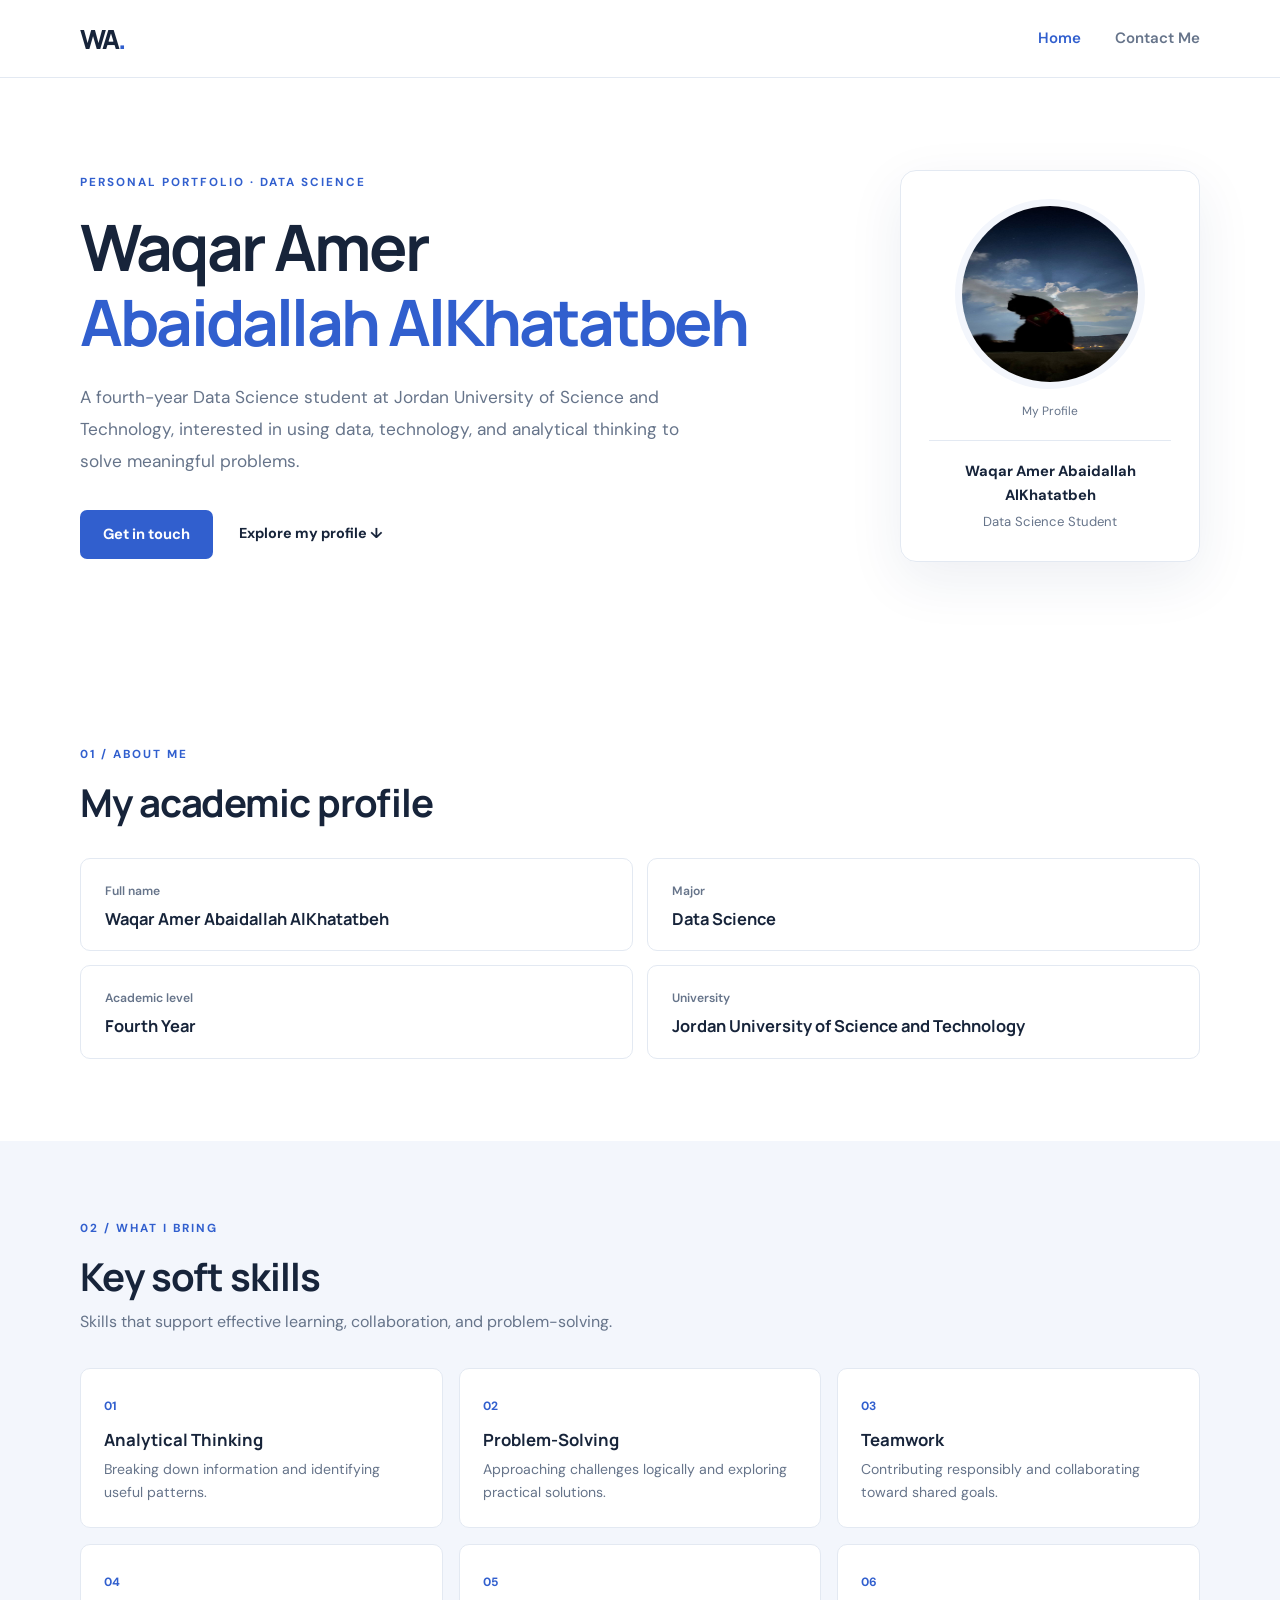
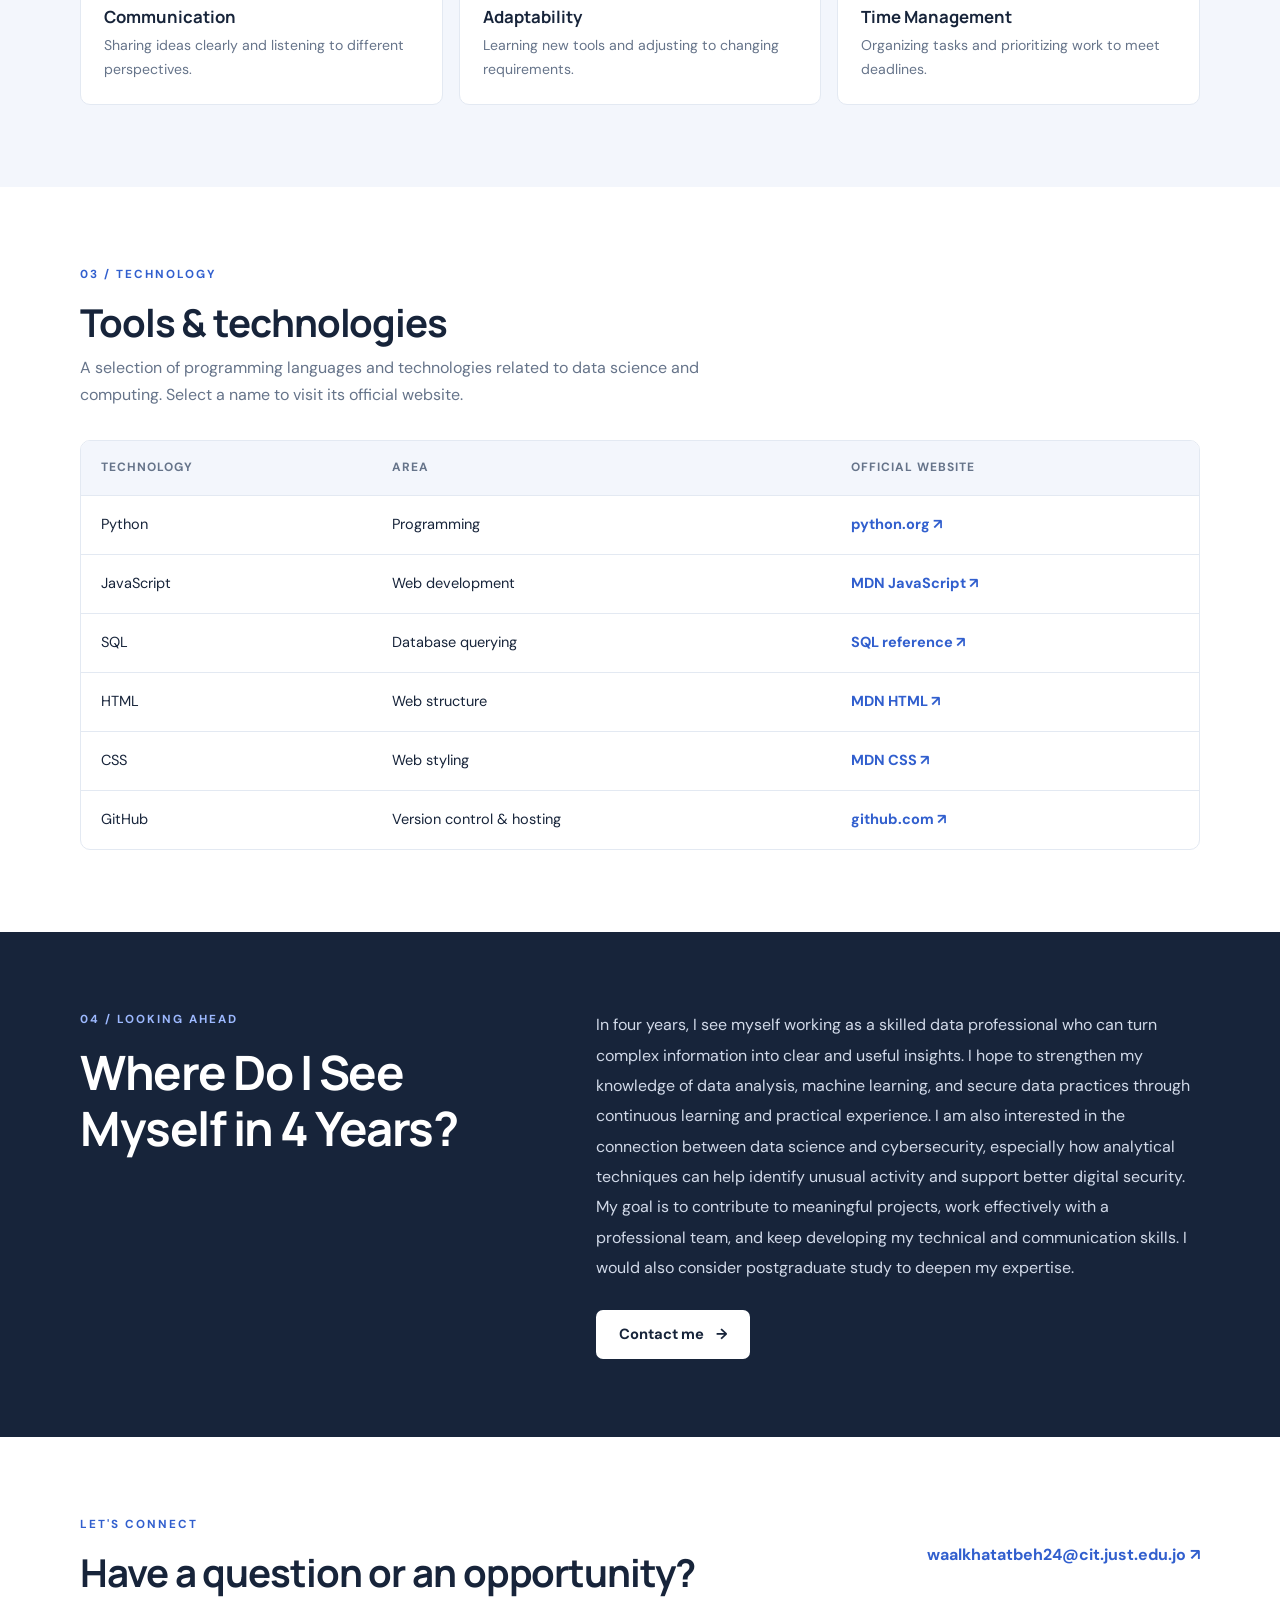
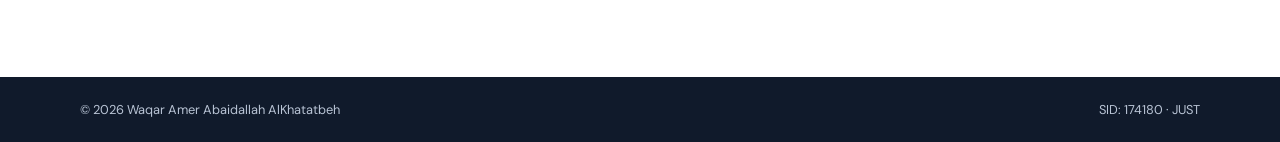
<file: index.html>
<!DOCTYPE html>
<html lang="en">
<head>
  <meta charset="UTF-8">
  <meta name="viewport" content="width=device-width, initial-scale=1.0">
  <meta name="description" content="Personal portfolio of Waqar Amer Abaidallah AlKhatatbeh, a Data Science student at Jordan University of Science and Technology.">
  <title>174180 | Waqar Amer Abaidallah AlKhatatbeh</title>
  <link rel="stylesheet" href="style.css">
</head>
<body>
  <header class="site-header">
    <nav class="nav container" aria-label="Main navigation">
      <a class="brand" href="index.html">WA<span>.</span></a>
      <div class="nav-links">
        <a class="active" href="index.html">Home</a>
        <a href="contact.html">Contact Me</a>
      </div>
    </nav>
  </header>

  <main>
    <section class="hero container">
      <div class="hero-copy">
        <p class="eyebrow">PERSONAL PORTFOLIO · DATA SCIENCE</p>
        <h1>Waqar Amer<br><span>Abaidallah AlKhatatbeh</span></h1>
        <p class="intro">A fourth-year Data Science student at Jordan University of Science and Technology, interested in using data, technology, and analytical thinking to solve meaningful problems.</p>
        <div class="hero-actions">
          <a class="button button-primary" href="contact.html">Get in touch</a>
          <a class="text-link" href="#about">Explore my profile <span aria-hidden="true">↓</span></a>
        </div>
      </div>
      <div class="profile-card">
       <img class="avatar avatar-photo"
     src="profile-cat.jpeg"
     alt="Profile photo">
        <p class="photo-note">My Profile</p>
        <div class="profile-line"></div>
        <p class="profile-name">Waqar Amer Abaidallah AlKhatatbeh</p>
        <p class="profile-role">Data Science Student</p>
      </div>
    </section>

    <section class="section container" id="about">
      <div class="section-heading">
        <p class="eyebrow">01 / ABOUT ME</p>
        <h2>My academic profile</h2>
      </div>
      <div class="info-grid">
        <article class="info-card"><span class="info-label">Full name</span><h3>Waqar Amer Abaidallah AlKhatatbeh</h3></article>
        <article class="info-card"><span class="info-label">Major</span><h3>Data Science</h3></article>
        <article class="info-card"><span class="info-label">Academic level</span><h3>Fourth Year</h3></article>
        <article class="info-card"><span class="info-label">University</span><h3>Jordan University of Science and Technology</h3></article>
      </div>
    </section>

    <section class="section section-muted">
      <div class="container">
        <div class="section-heading">
          <p class="eyebrow">02 / WHAT I BRING</p>
          <h2>Key soft skills</h2>
          <p class="section-description">Skills that support effective learning, collaboration, and problem-solving.</p>
        </div>
        <div class="skills-grid">
          <div class="skill"><span>01</span><h3>Analytical Thinking</h3><p>Breaking down information and identifying useful patterns.</p></div>
          <div class="skill"><span>02</span><h3>Problem-Solving</h3><p>Approaching challenges logically and exploring practical solutions.</p></div>
          <div class="skill"><span>03</span><h3>Teamwork</h3><p>Contributing responsibly and collaborating toward shared goals.</p></div>
          <div class="skill"><span>04</span><h3>Communication</h3><p>Sharing ideas clearly and listening to different perspectives.</p></div>
          <div class="skill"><span>05</span><h3>Adaptability</h3><p>Learning new tools and adjusting to changing requirements.</p></div>
          <div class="skill"><span>06</span><h3>Time Management</h3><p>Organizing tasks and prioritizing work to meet deadlines.</p></div>
        </div>
      </div>
    </section>

    <section class="section container">
      <div class="section-heading">
        <p class="eyebrow">03 / TECHNOLOGY</p>
        <h2>Tools & technologies</h2>
        <p class="section-description">A selection of programming languages and technologies related to data science and computing. Select a name to visit its official website.</p>
      </div>
      <div class="table-wrap">
        <table>
          <thead><tr><th>Technology</th><th>Area</th><th>Official website</th></tr></thead>
          <tbody>
            <tr><td>Python</td><td>Programming</td><td><a href="https://www.python.org/" target="_blank" rel="noopener noreferrer">python.org ↗</a></td></tr>
            <tr><td>JavaScript</td><td>Web development</td><td><a href="https://developer.mozilla.org/en-US/docs/Web/JavaScript" target="_blank" rel="noopener noreferrer">MDN JavaScript ↗</a></td></tr>
            <tr><td>SQL</td><td>Database querying</td><td><a href="https://www.w3schools.com/sql/" target="_blank" rel="noopener noreferrer">SQL reference ↗</a></td></tr>
            <tr><td>HTML</td><td>Web structure</td><td><a href="https://developer.mozilla.org/en-US/docs/Web/HTML" target="_blank" rel="noopener noreferrer">MDN HTML ↗</a></td></tr>
            <tr><td>CSS</td><td>Web styling</td><td><a href="https://developer.mozilla.org/en-US/docs/Web/CSS" target="_blank" rel="noopener noreferrer">MDN CSS ↗</a></td></tr>
            <tr><td>GitHub</td><td>Version control & hosting</td><td><a href="https://github.com/" target="_blank" rel="noopener noreferrer">github.com ↗</a></td></tr>
          </tbody>
        </table>
      </div>
    </section>

    <section class="future-section">
      <div class="container future-inner">
        <div>
          <p class="eyebrow">04 / LOOKING AHEAD</p>
          <h2>Where Do I See Myself in 4 Years?</h2>
        </div>
        <div class="future-copy">
          <p>In four years, I see myself working as a skilled data professional who can turn complex information into clear and useful insights. I hope to strengthen my knowledge of data analysis, machine learning, and secure data practices through continuous learning and practical experience. I am also interested in the connection between data science and cybersecurity, especially how analytical techniques can help identify unusual activity and support better digital security. My goal is to contribute to meaningful projects, work effectively with a professional team, and keep developing my technical and communication skills. I would also consider postgraduate study to deepen my expertise.</p>
          <a class="button button-light" href="contact.html">Contact me <span aria-hidden="true">→</span></a>
        </div>
      </div>
    </section>

    <section class="section container contact-strip">
      <div><p class="eyebrow">LET'S CONNECT</p><h2>Have a question or an opportunity?</h2></div>
      <a class="email-link" href="mailto:waalkhatatbeh24@cit.just.edu.jo">waalkhatatbeh24@cit.just.edu.jo ↗</a>
    </section>
  </main>

  <footer class="footer">
    <div class="container footer-inner"><span>© 2026 Waqar Amer Abaidallah AlKhatatbeh</span><span>SID: 174180 · JUST</span></div>
  </footer>
</body>
</html>
</file>
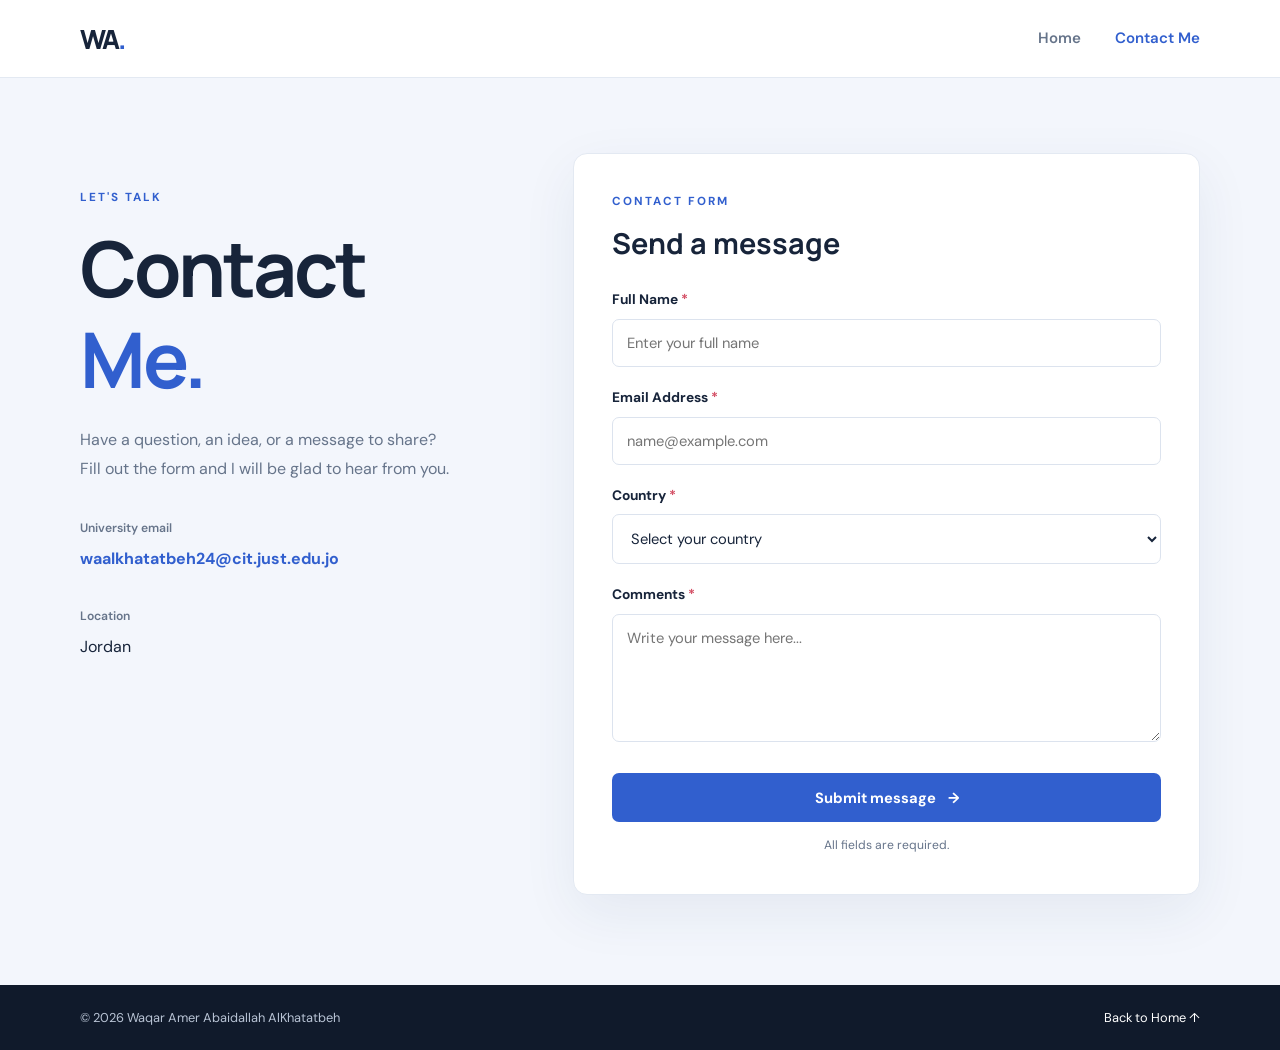
<file: contact.html>
<!DOCTYPE html>
<html lang="en">
<head>
  <meta charset="UTF-8">
  <meta name="viewport" content="width=device-width, initial-scale=1.0">
  <title>Contact Me | 174180 | Waqar Amer Abaidallah AlKhatatbeh</title>
  <link rel="stylesheet" href="style.css">
  <script src="script.js" defer></script>
</head>
<body>
  <header class="site-header">
    <nav class="nav container" aria-label="Main navigation">
      <a class="brand" href="index.html">WA<span>.</span></a>
      <div class="nav-links">
        <a href="index.html">Home</a>
        <a class="active" href="contact.html">Contact Me</a>
      </div>
    </nav>
  </header>

  <main class="contact-page">
    <div class="container contact-layout">
      <section class="contact-intro">
        <p class="eyebrow">LET'S TALK</p>
        <h1>Contact<br><span>Me.</span></h1>
        <p>Have a question, an idea, or a message to share? Fill out the form and I will be glad to hear from you.</p>
        <div class="contact-detail">
          <span class="info-label">University email</span>
          <a href="mailto:waalkhatatbeh24@cit.just.edu.jo">waalkhatatbeh24@cit.just.edu.jo</a>
        </div>
        <div class="contact-detail">
          <span class="info-label">Location</span>
          <p>Jordan</p>
        </div>
      </section>

      <section class="form-card">
        <p class="eyebrow">CONTACT FORM</p>
        <h2>Send a message</h2>
        <form id="contactForm">
          <div class="form-group">
            <label for="fullName">Full Name <span>*</span></label>
            <input type="text" id="fullName" name="fullName" placeholder="Enter your full name" required>
          </div>
          <div class="form-group">
            <label for="email">Email Address <span>*</span></label>
            <input type="email" id="email" name="email" placeholder="name@example.com" required>
          </div>
          <div class="form-group">
            <label for="country">Country <span>*</span></label>
            <select id="country" name="country" required>
              <option value="">Select your country</option>
              <option value="Jordan">Jordan</option>
              <option value="Saudi Arabia">Saudi Arabia</option>
              <option value="United Arab Emirates">United Arab Emirates</option>
              <option value="Palestine">Palestine</option>
              <option value="Egypt">Egypt</option>
              <option value="Other">Other</option>
            </select>
          </div>
          <div class="form-group">
            <label for="comments">Comments <span>*</span></label>
            <textarea id="comments" name="comments" rows="5" placeholder="Write your message here..." required></textarea>
          </div>
          <button class="button button-primary submit-button" type="submit">Submit message <span aria-hidden="true">→</span></button>
          <p class="form-note">All fields are required.</p>
        </form>
      </section>
    </div>
  </main>

  <footer class="footer">
    <div class="container footer-inner"><span>© 2026 Waqar Amer Abaidallah AlKhatatbeh</span><a href="index.html">Back to Home ↑</a></div>
  </footer>
</body>
</html>
</file>
<file: style.css>
@import url('https://fonts.googleapis.com/css2?family=DM+Sans:wght@400;500;600;700&family=Manrope:wght@400;500;600;700;800&display=swap');

:root {
  --ink: #17243a;
  --muted: #66748a;
  --blue: #315fce;
  --blue-dark: #2349a6;
  --pale: #f3f6fc;
  --line: #e3e9f2;
  --white: #fff;
}
* { box-sizing: border-box; }
html { scroll-behavior: smooth; }
body { margin: 0; color: var(--ink); background: var(--white); font-family: 'DM Sans', sans-serif; line-height: 1.65; }
a { color: inherit; }
.container { width: min(1120px, calc(100% - 48px)); margin: 0 auto; }
.site-header { height: 78px; border-bottom: 1px solid var(--line); background: rgba(255,255,255,.96); }
.nav { height: 100%; display: flex; align-items: center; justify-content: space-between; }
.brand { font: 800 1.65rem 'Manrope', sans-serif; text-decoration: none; letter-spacing: -2px; }
.brand span { color: var(--blue); }
.nav-links { display: flex; gap: 34px; }
.nav-links a { text-decoration: none; color: var(--muted); font-size: .94rem; font-weight: 600; transition: color .2s; }
.nav-links a:hover, .nav-links a.active { color: var(--blue); }
.hero { display: grid; grid-template-columns: 1.35fr .65fr; align-items: center; gap: 80px; padding-top: 92px; padding-bottom: 105px; }
.eyebrow { color: var(--blue); font-size: .73rem; font-weight: 700; letter-spacing: 2px; margin: 0 0 16px; }
h1, h2, h3, p { margin-top: 0; }
h1, h2, h3 { font-family: 'Manrope', sans-serif; line-height: 1.18; }
.hero h1 { font-size: clamp(2.6rem, 5vw, 4.6rem); letter-spacing: -2.8px; margin-bottom: 22px; }
.hero h1 span, .contact-intro h1 span { color: var(--blue); }
.intro { max-width: 610px; color: var(--muted); font-size: 1.08rem; line-height: 1.85; }
.hero-actions { display: flex; align-items: center; gap: 26px; margin-top: 32px; }
.button { display: inline-flex; align-items: center; justify-content: center; gap: 12px; min-height: 49px; padding: 0 23px; border: 0; border-radius: 7px; text-decoration: none; font: 700 .92rem 'DM Sans', sans-serif; cursor: pointer; transition: transform .2s, background .2s; }
.button:hover { transform: translateY(-2px); }
.button-primary { background: var(--blue); color: white; }
.button-primary:hover { background: var(--blue-dark); }
.text-link { color: var(--ink); text-decoration: none; font-weight: 700; font-size: .9rem; }
.profile-card { justify-self: end; width: min(100%, 300px); padding: 28px; border: 1px solid var(--line); border-radius: 16px; text-align: center; box-shadow: 0 18px 55px rgba(31,55,99,.08); }
.avatar { width: 190px; height: 190px; margin: 0 auto 13px; display: grid; place-items: center; border-radius: 50%; background: linear-gradient(145deg, #dce7ff, #a9c0f5); color: #24499f; font: 800 2.6rem 'Manrope', sans-serif; border: 7px solid #f3f6fc; }
.photo-note { color: var(--muted); font-size: .75rem; margin-bottom: 15px; }
.profile-line { height: 1px; background: var(--line); margin: 18px 0; }
.profile-name { font-weight: 700; margin-bottom: 4px; font-size: .92rem; }
.profile-role { color: var(--muted); font-size: .82rem; margin: 0; }
.section { padding-top: 78px; padding-bottom: 82px; }
.section-heading { margin-bottom: 32px; }
.section-heading h2, .contact-strip h2 { font-size: clamp(1.8rem, 3vw, 2.5rem); letter-spacing: -1.1px; margin-bottom: 10px; }
.section-description { color: var(--muted); max-width: 650px; margin-bottom: 0; }
.info-grid { display: grid; grid-template-columns: repeat(2, 1fr); gap: 14px; }
.info-card { border: 1px solid var(--line); padding: 22px 24px; border-radius: 10px; }
.info-label { display: block; color: var(--muted); font-size: .76rem; font-weight: 600; margin-bottom: 8px; }
.info-card h3 { font-size: 1.03rem; margin: 0; }
.section-muted { background: var(--pale); }
.skills-grid { display: grid; grid-template-columns: repeat(3, 1fr); gap: 16px; }
.skill { background: white; border: 1px solid var(--line); border-radius: 10px; padding: 23px; }
.skill span { color: var(--blue); font-size: .75rem; font-weight: 700; }
.skill h3 { font-size: 1.05rem; margin: 12px 0 8px; }
.skill p { color: var(--muted); font-size: .88rem; margin: 0; }
.table-wrap { overflow-x: auto; border: 1px solid var(--line); border-radius: 10px; }
table { width: 100%; border-collapse: collapse; text-align: left; min-width: 560px; }
th, td { padding: 17px 20px; border-bottom: 1px solid var(--line); }
th { background: var(--pale); color: var(--muted); font-size: .75rem; text-transform: uppercase; letter-spacing: 1px; }
td { font-size: .91rem; }
tbody tr:last-child td { border-bottom: 0; }
td a { color: var(--blue); font-weight: 700; text-decoration: none; }
td a:hover, .email-link:hover { text-decoration: underline; }
.future-section { background: #17243a; color: white; padding: 78px 0; }
.future-inner { display: grid; grid-template-columns: .85fr 1.15fr; gap: 70px; }
.future-section .eyebrow { color: #9db9ff; }
.future-section h2 { font-size: clamp(2rem, 3.7vw, 3rem); letter-spacing: -1.5px; }
.future-copy p { color: #d1d9e8; line-height: 1.9; margin-bottom: 26px; }
.button-light { background: white; color: var(--ink); }
.contact-strip { display: flex; align-items: center; justify-content: space-between; gap: 30px; }
.contact-strip h2 { margin-bottom: 0; }
.email-link { color: var(--blue); font-weight: 700; text-decoration: none; overflow-wrap: anywhere; }
.footer { background: #101a2b; color: #b9c4d5; padding: 22px 0; font-size: .8rem; }
.footer-inner { display: flex; justify-content: space-between; gap: 20px; }
.footer a { color: white; text-decoration: none; }
.contact-page { background: var(--pale); min-height: calc(100vh - 140px); padding: 75px 0 90px; }
.contact-layout { display: grid; grid-template-columns: .8fr 1.2fr; gap: 75px; align-items: start; }
.contact-intro { padding-top: 35px; }
.contact-intro h1 { font-size: clamp(3.2rem, 6vw, 5.4rem); letter-spacing: -3px; margin-bottom: 20px; }
.contact-intro > p:not(.eyebrow) { color: var(--muted); max-width: 370px; line-height: 1.85; }
.contact-detail { margin-top: 34px; }
.contact-detail a { color: var(--blue); font-weight: 700; text-decoration: none; overflow-wrap: anywhere; }
.contact-detail p { margin: 0; }
.form-card { background: white; padding: 38px; border: 1px solid var(--line); border-radius: 14px; box-shadow: 0 18px 55px rgba(31,55,99,.07); }
.form-card h2 { font-size: 1.8rem; margin-bottom: 27px; }
.form-group { margin-bottom: 19px; }
.form-group label { display: block; font-weight: 700; font-size: .86rem; margin-bottom: 8px; }
.form-group label span { color: #d34c62; }
input, select, textarea { width: 100%; padding: 13px 14px; border: 1px solid #dce3ee; border-radius: 7px; background: white; color: var(--ink); font: 400 .92rem 'DM Sans', sans-serif; outline: none; }
input:focus, select:focus, textarea:focus { border-color: var(--blue); box-shadow: 0 0 0 3px rgba(49,95,206,.1); }
textarea { resize: vertical; min-height: 125px; }
.submit-button { width: 100%; margin-top: 4px; }
.form-note { color: var(--muted); font-size: .76rem; text-align: center; margin: 13px 0 0; }
@media (max-width: 760px) {
  .container { width: min(100% - 32px, 560px); }
  .hero { grid-template-columns: 1fr; gap: 42px; padding-top: 65px; padding-bottom: 70px; }
  .profile-card { justify-self: start; }
  .info-grid, .skills-grid, .future-inner, .contact-layout { grid-template-columns: 1fr; }
  .skills-grid { gap: 12px; }
  .future-inner, .contact-layout { gap: 30px; }
  .contact-strip { align-items: flex-start; flex-direction: column; }
  .form-card { padding: 25px 20px; }
  .contact-page { padding: 45px 0 65px; }
  .contact-intro { padding-top: 0; }
  .footer-inner { flex-direction: column; gap: 5px; }
  .nav-links { gap: 18px; }
  .avatar-photo {
    display: block;
    object-fit: cover;
}
}
</file>
